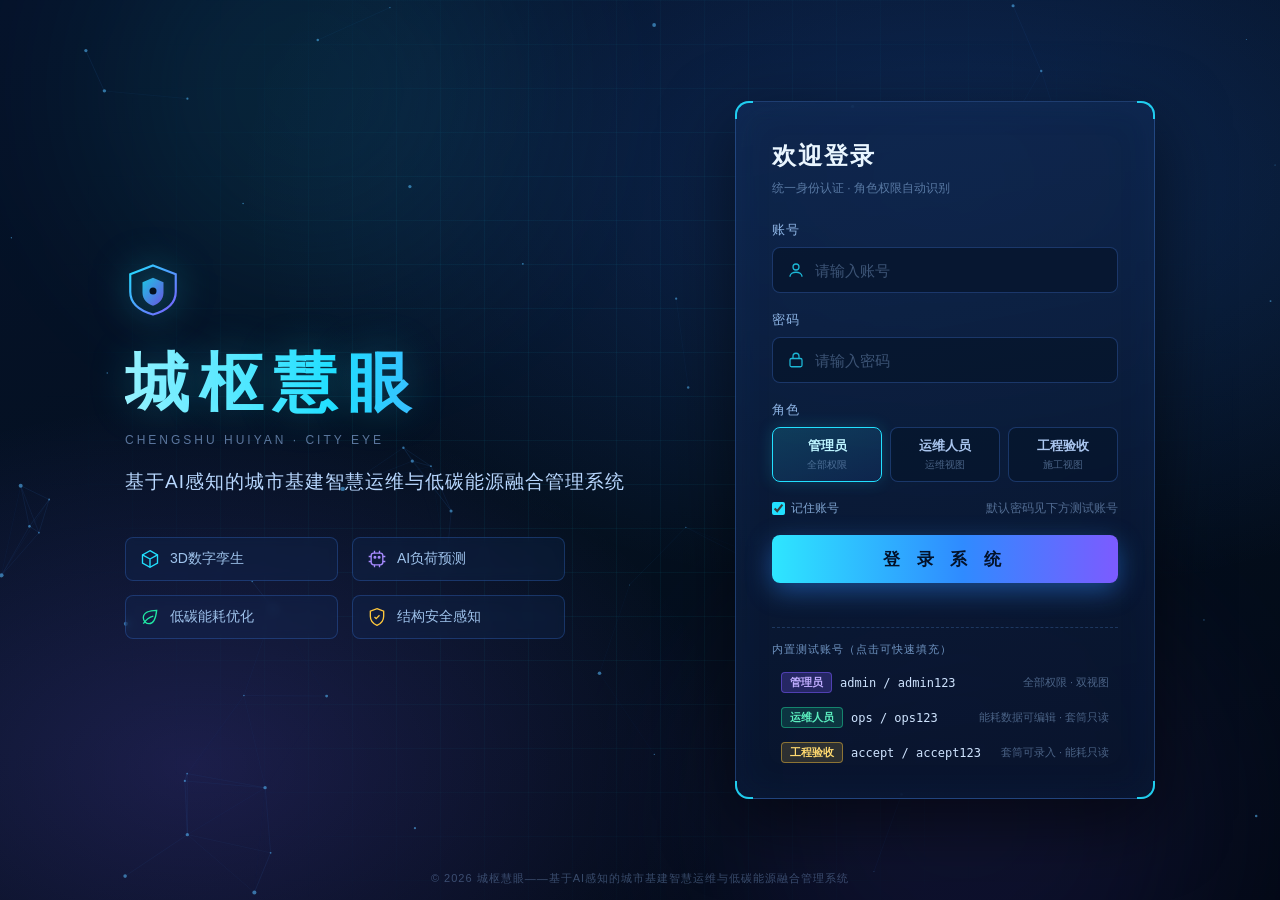
<file: index.html>
<!DOCTYPE html>
<html lang="zh-CN">
<head>
<meta charset="UTF-8">
<meta name="viewport" content="width=device-width, initial-scale=1.0">
<title>城枢慧眼 · 登录</title>
<link rel="stylesheet" href="assets/css/login.css">
</head>
<body>
<div class="login-bg">
  <canvas id="particles"></canvas>
  <div class="bg-grid"></div>
  <div class="glow glow-1"></div>
  <div class="glow glow-2"></div>
</div>

<div class="login-wrap">
  <div class="brand-side">
    <div class="brand-logo">
      <svg viewBox="0 0 64 64" width="56" height="56">
        <defs>
          <linearGradient id="lg1" x1="0" y1="0" x2="1" y2="1">
            <stop offset="0%" stop-color="#22e0ff"/>
            <stop offset="100%" stop-color="#7c5bff"/>
          </linearGradient>
        </defs>
        <path d="M32 4 L58 14 V34 C58 48 46 56 32 60 C18 56 6 48 6 34 V14 Z" fill="none" stroke="url(#lg1)" stroke-width="2.5"/>
        <path d="M32 18 L44 23 V35 C44 43 38 48 32 50 C26 48 20 43 20 35 V23 Z" fill="url(#lg1)" opacity="0.85"/>
        <circle cx="32" cy="33" r="4" fill="#04101f"/>
      </svg>
    </div>
    <h1 class="brand-name">城枢慧眼</h1>
    <div class="brand-en">CHENGSHU HUIYAN · CITY EYE</div>
    <p class="brand-sub">基于AI感知的城市基建智慧运维与低碳能源融合管理系统</p>
    <div class="brand-feats">
      <div class="feat"><i class="ico i-3d"></i>3D数字孪生</div>
      <div class="feat"><i class="ico i-ai"></i>AI负荷预测</div>
      <div class="feat"><i class="ico i-leaf"></i>低碳能耗优化</div>
      <div class="feat"><i class="ico i-shield"></i>结构安全感知</div>
    </div>
  </div>

  <div class="login-card">
    <div class="card-corner tl"></div><div class="card-corner tr"></div>
    <div class="card-corner bl"></div><div class="card-corner br"></div>
    <h2>欢迎登录</h2>
    <p class="login-tip">统一身份认证 · 角色权限自动识别</p>

    <form id="loginForm" autocomplete="off">
      <div class="field">
        <label>账号</label>
        <div class="input-box">
          <span class="input-ico user"></span>
          <input type="text" id="username" placeholder="请输入账号" value="">
        </div>
      </div>
      <div class="field">
        <label>密码</label>
        <div class="input-box">
          <span class="input-ico lock"></span>
          <input type="password" id="password" placeholder="请输入密码">
        </div>
      </div>
      <div class="field">
        <label>角色</label>
        <div class="role-tabs" id="roleTabs">
          <div class="role-tab active" data-role="admin"><b>管理员</b><span>全部权限</span></div>
          <div class="role-tab" data-role="ops"><b>运维人员</b><span>运维视图</span></div>
          <div class="role-tab" data-role="accept"><b>工程验收</b><span>施工视图</span></div>
        </div>
      </div>
      <div class="login-row">
        <label class="remember"><input type="checkbox" checked> 记住账号</label>
        <span class="forget">默认密码见下方测试账号</span>
      </div>
      <button type="submit" class="btn-login" id="btnLogin">
        <span>登 录 系 统</span>
      </button>
      <div class="login-msg" id="loginMsg"></div>
    </form>

    <div class="test-accounts">
      <div class="ta-title">内置测试账号（点击可快速填充）</div>
      <div class="ta-item" data-u="admin" data-p="admin123">
        <span class="ta-tag tag-admin">管理员</span>
        <span class="ta-user">admin / admin123</span>
        <em>全部权限 · 双视图</em>
      </div>
      <div class="ta-item" data-u="ops" data-p="ops123">
        <span class="ta-tag tag-ops">运维人员</span>
        <span class="ta-user">ops / ops123</span>
        <em>能耗数据可编辑 · 套筒只读</em>
      </div>
      <div class="ta-item" data-u="accept" data-p="accept123">
        <span class="ta-tag tag-accept">工程验收</span>
        <span class="ta-user">accept / accept123</span>
        <em>套筒可录入 · 能耗只读</em>
      </div>
    </div>
  </div>
</div>

<div class="login-footer">© 2026 城枢慧眼——基于AI感知的城市基建智慧运维与低碳能源融合管理系统</div>

<script src="assets/js/login.js"></script>
</body>
</html>
</file>
<file: assets/css/login.css>
/* ========== 居安智卫 登录页 ========== */
*{margin:0;padding:0;box-sizing:border-box}
html,body{height:100%}
body{
  font-family:"Microsoft YaHei","PingFang SC","Segoe UI",sans-serif;
  background:#030b1a;color:#dcecff;overflow:hidden;
}
:root{
  --cyan:#22e0ff;--blue:#2f7bff;--purple:#7c5bff;--green:#21e6a4;--yellow:#ffc83d;--red:#ff4d6a;
}
.login-bg{position:fixed;inset:0;z-index:0;background:
  radial-gradient(1200px 700px at 75% 20%,rgba(47,123,255,.22),transparent 60%),
  radial-gradient(900px 600px at 15% 85%,rgba(124,91,255,.20),transparent 60%),
  linear-gradient(160deg,#05122a 0%,#04101f 55%,#020814 100%);}
#particles{position:absolute;inset:0;width:100%;height:100%}
.bg-grid{position:absolute;inset:0;
  background-image:linear-gradient(rgba(34,224,255,.05) 1px,transparent 1px),linear-gradient(90deg,rgba(34,224,255,.05) 1px,transparent 1px);
  background-size:44px 44px;mask-image:radial-gradient(circle at 50% 45%,#000 30%,transparent 75%);}
.glow{position:absolute;border-radius:50%;filter:blur(90px);opacity:.5}
.glow-1{width:420px;height:420px;background:rgba(34,224,255,.18);top:-120px;left:8%;animation:float 9s ease-in-out infinite}
.glow-2{width:480px;height:480px;background:rgba(124,91,255,.20);bottom:-160px;right:6%;animation:float 11s ease-in-out infinite reverse}
@keyframes float{0%,100%{transform:translateY(0)}50%{transform:translateY(30px)}}

.login-wrap{position:relative;z-index:2;height:100%;display:flex;align-items:center;justify-content:center;gap:90px;padding:0 40px}

/* 品牌区 */
.brand-side{width:520px;animation:fadeUp .8s ease both}
.brand-logo{filter:drop-shadow(0 0 18px rgba(34,224,255,.55));margin-bottom:18px}
.brand-name{font-size:64px;font-weight:800;letter-spacing:10px;
  background:linear-gradient(90deg,#9ff4ff,#22e0ff 40%,#7c5bff);
  -webkit-background-clip:text;background-clip:text;color:transparent;
  text-shadow:0 0 40px rgba(34,224,255,.25)}
.brand-en{font-size:12px;letter-spacing:3px;color:rgba(160,200,255,.55);margin-top:6px}
.brand-sub{font-size:19px;color:#b9d8ff;margin-top:22px;letter-spacing:1px}
.brand-feats{display:grid;grid-template-columns:1fr 1fr;gap:14px;margin-top:42px;max-width:440px}
.feat{display:flex;align-items:center;gap:10px;font-size:14px;color:#9fc3ec;
  border:1px solid rgba(70,140,255,.25);background:rgba(20,50,100,.22);
  padding:11px 14px;border-radius:8px;backdrop-filter:blur(4px)}
.ico{width:20px;height:20px;display:inline-block;background-size:contain;background-repeat:no-repeat;background-position:center}
.i-3d{background-image:url("data:image/svg+xml,%3Csvg xmlns='http://www.w3.org/2000/svg' viewBox='0 0 24 24' fill='none' stroke='%2322e0ff' stroke-width='1.6'%3E%3Cpath d='M12 2l9 5v10l-9 5-9-5V7z'/%3E%3Cpath d='M12 12l9-5M12 12v10M12 12L3 7'/%3E%3C/svg%3E")}
.i-ai{background-image:url("data:image/svg+xml,%3Csvg xmlns='http://www.w3.org/2000/svg' viewBox='0 0 24 24' fill='none' stroke='%23a78bff' stroke-width='1.6'%3E%3Crect x='5' y='5' width='14' height='14' rx='3'/%3E%3Cpath d='M9 2v3M15 2v3M9 19v3M15 19v3M2 9h3M2 15h3M19 9h3M19 15h3'/%3E%3Ccircle cx='9.5' cy='10' r='1' fill='%23a78bff'/%3E%3Ccircle cx='14.5' cy='10' r='1' fill='%23a78bff'/%3E%3C/svg%3E")}
.i-leaf{background-image:url("data:image/svg+xml,%3Csvg xmlns='http://www.w3.org/2000/svg' viewBox='0 0 24 24' fill='none' stroke='%2321e6a4' stroke-width='1.6'%3E%3Cpath d='M11 20A7 7 0 0 1 4 13c0-6 7-9 16-9-1 9-4 16-9 16z'/%3E%3Cpath d='M4 20c4-6 8-8 12-9'/%3E%3C/svg%3E")}
.i-shield{background-image:url("data:image/svg+xml,%3Csvg xmlns='http://www.w3.org/2000/svg' viewBox='0 0 24 24' fill='none' stroke='%23ffc83d' stroke-width='1.6'%3E%3Cpath d='M12 2l8 3v6c0 5-3.5 9-8 11-4.5-2-8-6-8-11V5z'/%3E%3Cpath d='M9 12l2 2 4-4'/%3E%3C/svg%3E")}

/* 登录卡片 */
.login-card{position:relative;width:420px;padding:38px 36px 28px;border-radius:14px;
  background:linear-gradient(170deg,rgba(16,40,80,.72),rgba(8,20,44,.82));
  border:1px solid rgba(80,150,255,.30);
  box-shadow:0 24px 70px rgba(0,0,0,.55),inset 0 0 40px rgba(40,100,200,.08);
  backdrop-filter:blur(10px);animation:fadeUp .8s .15s ease both}
.card-corner{position:absolute;width:18px;height:18px;border-color:var(--cyan);border-style:solid;opacity:.9}
.card-corner.tl{top:-1px;left:-1px;border-width:2px 0 0 2px;border-top-left-radius:14px}
.card-corner.tr{top:-1px;right:-1px;border-width:2px 2px 0 0;border-top-right-radius:14px}
.card-corner.bl{bottom:-1px;left:-1px;border-width:0 0 2px 2px;border-bottom-left-radius:14px}
.card-corner.br{bottom:-1px;right:-1px;border-width:0 2px 2px 0;border-bottom-right-radius:14px}
.login-card h2{font-size:24px;color:#eaf6ff;letter-spacing:2px}
.login-tip{font-size:12px;color:rgba(150,190,235,.55);margin:8px 0 24px}

.field{margin-bottom:18px}
.field>label{display:block;font-size:13px;color:#8fb6e6;margin-bottom:8px;letter-spacing:1px}
.input-box{display:flex;align-items:center;gap:10px;height:46px;padding:0 14px;border-radius:8px;
  background:rgba(6,20,42,.7);border:1px solid rgba(80,140,255,.28);transition:.2s}
.input-box:focus-within{border-color:var(--cyan);box-shadow:0 0 0 3px rgba(34,224,255,.12)}
.input-box input{flex:1;background:transparent;border:none;outline:none;color:#eaf6ff;font-size:15px}
.input-box input::placeholder{color:rgba(140,175,220,.4)}
.input-ico{width:18px;height:18px;flex:none;opacity:.8;background-size:contain;background-repeat:no-repeat}
.input-ico.user{background-image:url("data:image/svg+xml,%3Csvg xmlns='http://www.w3.org/2000/svg' viewBox='0 0 24 24' fill='none' stroke='%2322e0ff' stroke-width='1.7'%3E%3Ccircle cx='12' cy='8' r='4'/%3E%3Cpath d='M4 21c0-4 4-6 8-6s8 2 8 6'/%3E%3C/svg%3E")}
.input-ico.lock{background-image:url("data:image/svg+xml,%3Csvg xmlns='http://www.w3.org/2000/svg' viewBox='0 0 24 24' fill='none' stroke='%2322e0ff' stroke-width='1.7'%3E%3Crect x='4' y='10' width='16' height='11' rx='2'/%3E%3Cpath d='M8 10V7a4 4 0 0 1 8 0v3'/%3E%3C/svg%3E")}

.role-tabs{display:flex;gap:8px}
.role-tab{flex:1;text-align:center;padding:9px 4px;border-radius:8px;cursor:pointer;
  border:1px solid rgba(80,140,255,.28);background:rgba(6,20,42,.6);transition:.2s;user-select:none}
.role-tab b{display:block;font-size:13px;color:#aac6ef;font-weight:600}
.role-tab span{display:block;font-size:10px;color:rgba(140,175,220,.5);margin-top:3px}
.role-tab:hover{border-color:rgba(34,224,255,.5)}
.role-tab.active{border-color:var(--cyan);background:linear-gradient(160deg,rgba(34,224,255,.16),rgba(47,123,255,.10));
  box-shadow:0 0 16px rgba(34,224,255,.18)}
.role-tab.active b{color:#bdf4ff}

.login-row{display:flex;justify-content:space-between;align-items:center;font-size:12px;color:#7fa3cf;margin:2px 0 18px}
.remember{display:flex;align-items:center;gap:6px;cursor:pointer}
.remember input{accent-color:var(--cyan)}
.forget{color:rgba(140,175,220,.55)}

.btn-login{width:100%;height:48px;border:none;border-radius:8px;cursor:pointer;font-size:17px;letter-spacing:6px;color:#03122a;font-weight:700;
  background:linear-gradient(90deg,#2ee6ff,#2f8bff 55%,#7c5bff);
  box-shadow:0 8px 26px rgba(47,140,255,.45);transition:.2s;position:relative;overflow:hidden}
.btn-login:hover{transform:translateY(-1px);box-shadow:0 10px 32px rgba(47,140,255,.6)}
.btn-login:active{transform:translateY(1px)}
.btn-login::after{content:"";position:absolute;top:0;left:-80%;width:50%;height:100%;
  background:linear-gradient(100deg,transparent,rgba(255,255,255,.5),transparent);transform:skewX(-20deg);animation:shine 3.2s infinite}
@keyframes shine{0%{left:-80%}55%{left:140%}100%{left:140%}}
.login-msg{height:18px;font-size:12px;margin-top:8px;color:var(--red);text-align:center}

.test-accounts{margin-top:18px;border-top:1px dashed rgba(90,150,230,.25);padding-top:14px}
.ta-title{font-size:11px;color:#6f93c0;letter-spacing:1px;margin-bottom:8px}
.ta-item{display:flex;align-items:center;gap:8px;font-size:12px;padding:7px 9px;border-radius:7px;cursor:pointer;transition:.15s}
.ta-item:hover{background:rgba(40,100,190,.22)}
.ta-tag{padding:2px 8px;border-radius:4px;font-size:11px;font-weight:600}
.tag-admin{background:rgba(124,91,255,.25);color:#c0adff;border:1px solid rgba(124,91,255,.5)}
.tag-ops{background:rgba(33,230,164,.15);color:#5cf0c0;border:1px solid rgba(33,230,164,.45)}
.tag-accept{background:rgba(255,200,61,.15);color:#ffd970;border:1px solid rgba(255,200,61,.45)}
.ta-user{color:#cfe4ff;font-family:Consolas,monospace}
.ta-item em{font-style:normal;color:rgba(140,175,220,.5);font-size:11px;margin-left:auto}

.login-footer{position:fixed;bottom:14px;left:0;right:0;text-align:center;z-index:2;
  font-size:11px;color:rgba(130,165,215,.4);letter-spacing:1px}

@keyframes fadeUp{from{opacity:0;transform:translateY(24px)}to{opacity:1;transform:translateY(0)}}

@media (max-width:1100px){.brand-side{display:none}}
</file>
